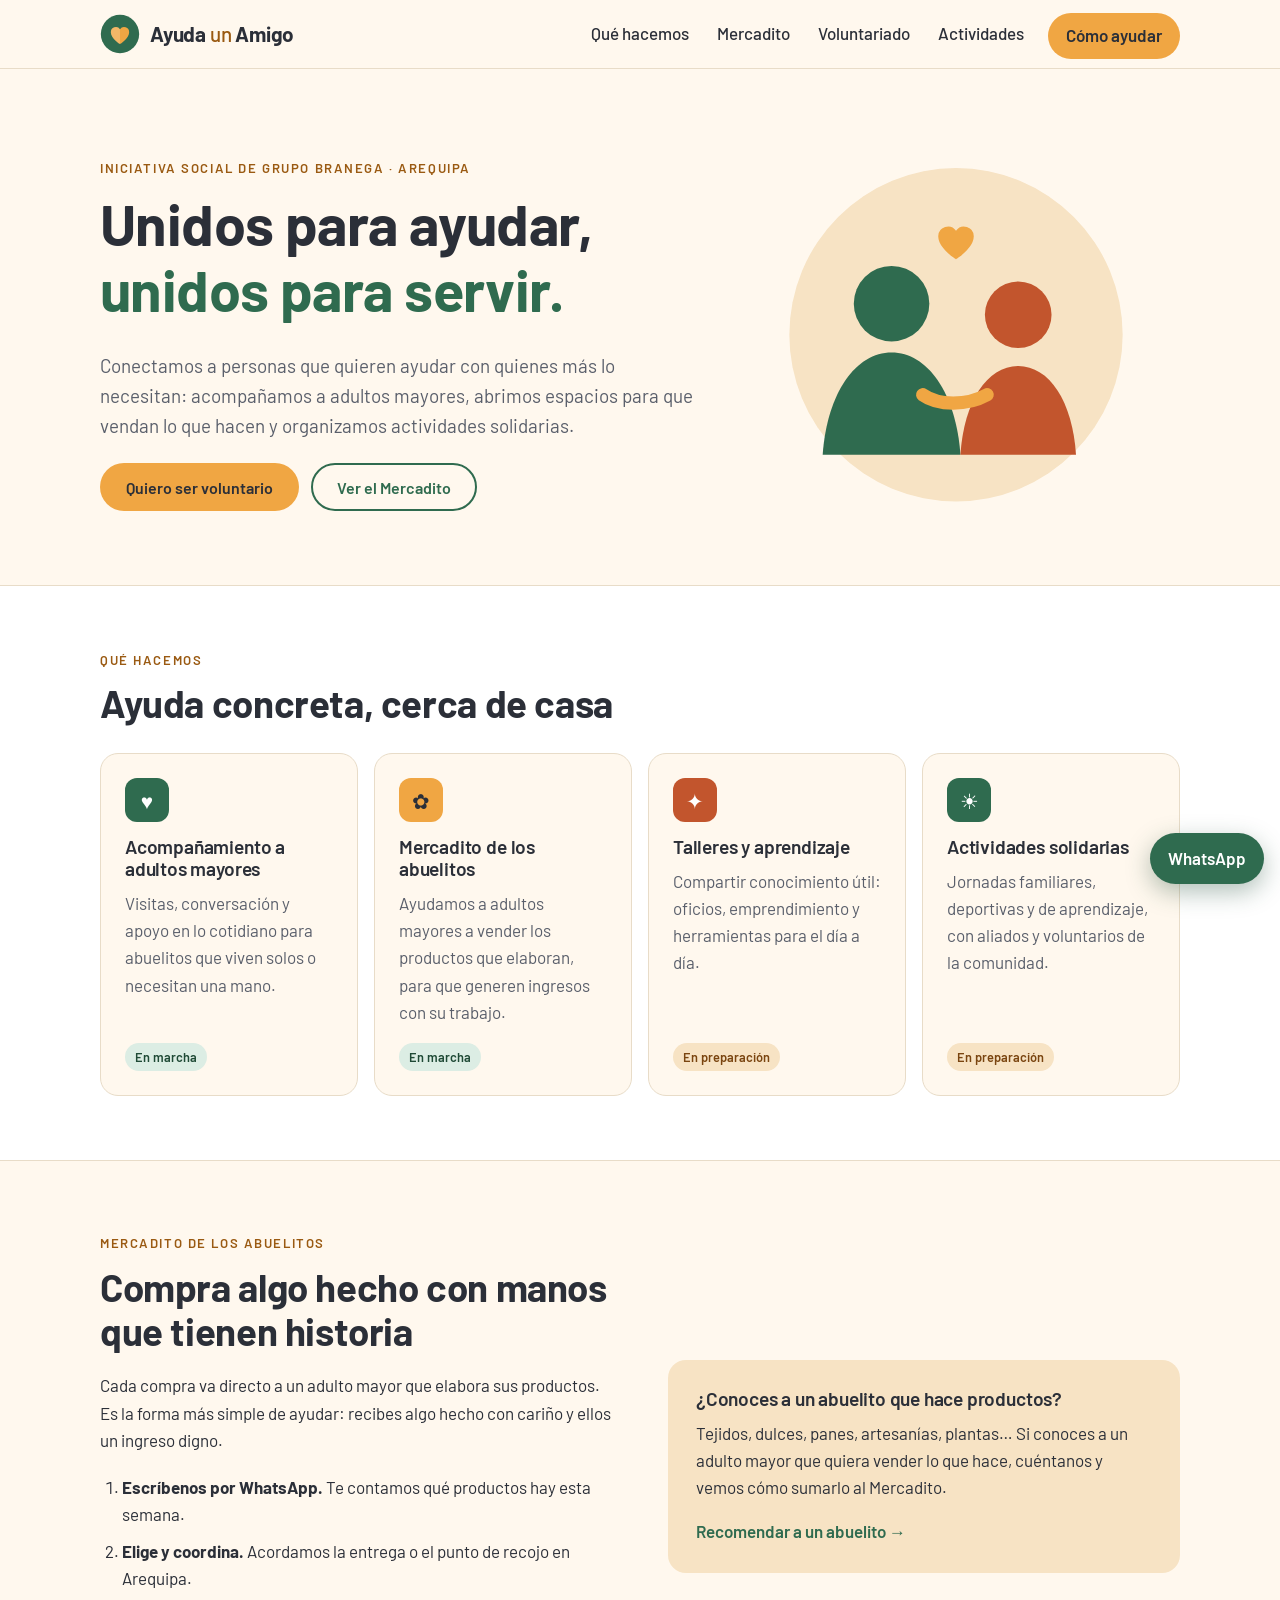
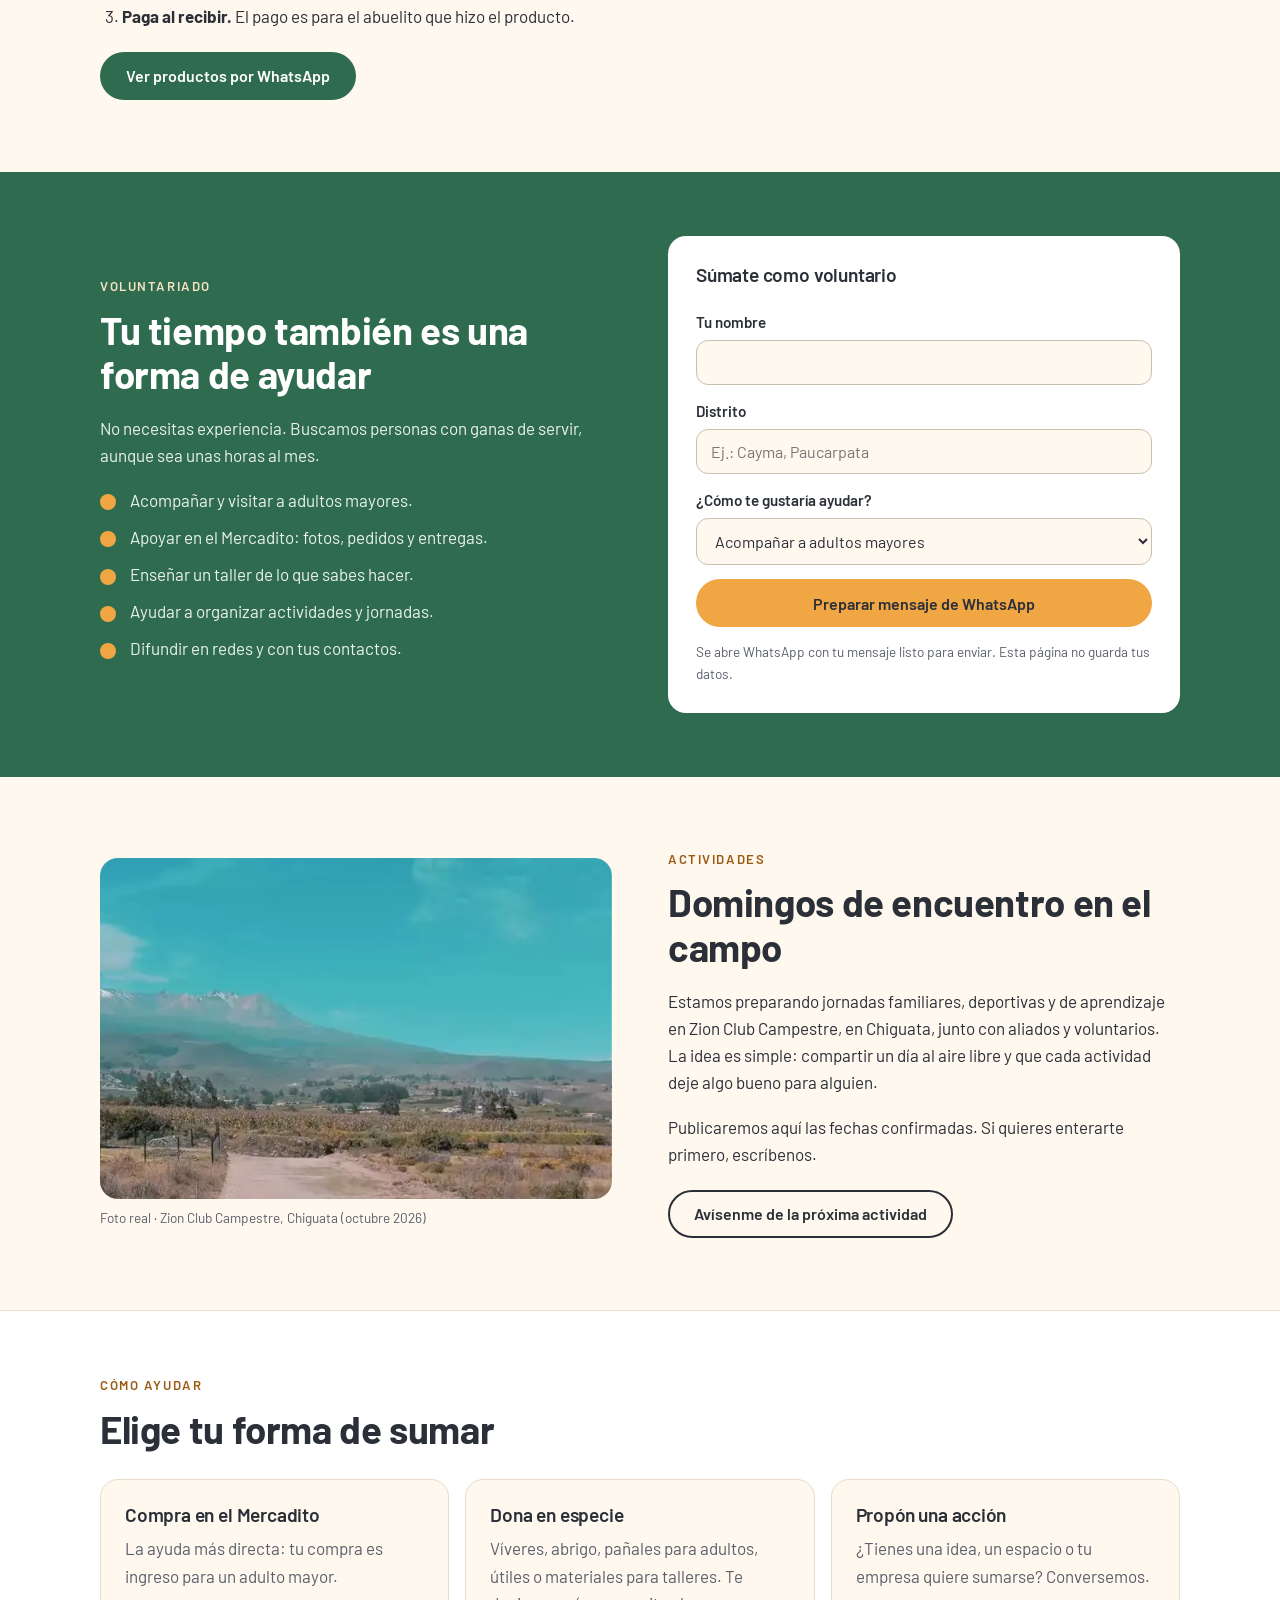
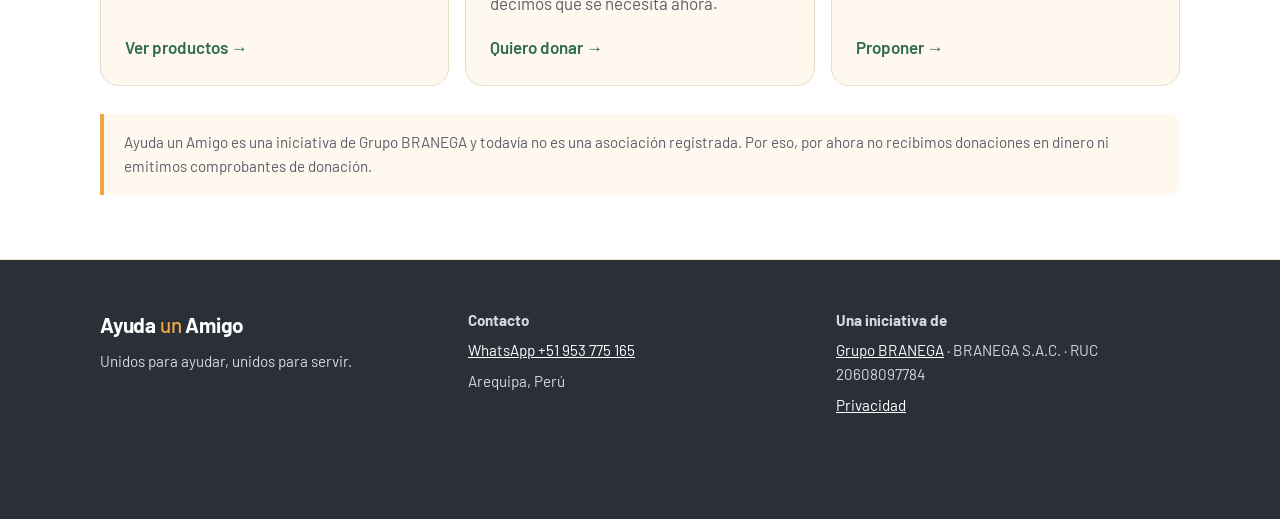
<file: index.html>
<!doctype html>
<html lang="es-PE">
<head>
<meta charset="utf-8">
<meta name="viewport" content="width=device-width, initial-scale=1">
<title>Ayuda un Amigo | Unidos para ayudar, unidos para servir · Arequipa</title>
<meta name="description" content="Ayuda un Amigo es la iniciativa social de Grupo BRANEGA en Arequipa: acompañamiento a adultos mayores, Mercadito de los abuelitos, voluntariado y actividades solidarias.">
<link rel="canonical" href="https://ayudaunamigo.com/">
<meta property="og:type" content="website">
<meta property="og:title" content="Ayuda un Amigo · Unidos para ayudar, unidos para servir">
<meta property="og:description" content="Iniciativa social de Grupo BRANEGA en Arequipa. Súmate como voluntario, compra en el Mercadito o propone una acción solidaria.">
<meta property="og:url" content="https://ayudaunamigo.com/">
<meta property="og:locale" content="es_PE">
<meta name="theme-color" content="#2F6B4F">
<link rel="icon" href="favicon.svg" type="image/svg+xml">
<link rel="preload" href="assets/fonts/barlow-700.woff2" as="font" type="font/woff2" crossorigin>
<link rel="stylesheet" href="styles.css">
<script type="application/ld+json">
{"@context":"https://schema.org","@type":"Organization","name":"Ayuda un Amigo","url":"https://ayudaunamigo.com/","slogan":"Unidos para ayudar, unidos para servir","areaServed":"Arequipa, Perú","parentOrganization":{"@type":"Organization","name":"BRANEGA S.A.C.","url":"https://branega.com/"},"contactPoint":{"@type":"ContactPoint","telephone":"+51 953 775 165","contactType":"customer support","availableLanguage":"es"}}
</script>
</head>
<body>
<a class="skip" href="#contenido">Saltar al contenido</a>

<header class="top">
  <div class="wrap top-in">
    <a class="brand" href="#inicio" aria-label="Ayuda un Amigo, inicio">
      <svg class="mark" viewBox="0 0 48 48" aria-hidden="true"><circle cx="24" cy="24" r="23" fill="#2F6B4F"/><path d="M24 36s-11-6.6-11-14.2A6 6 0 0 1 24 18.4a6 6 0 0 1 11 3.4C35 29.4 24 36 24 36z" fill="#F0A643"/><path d="M24 18.4v17.6s-11-6.6-11-14.2a6 6 0 0 1 11-3.4z" fill="#FFF8EE" opacity=".22"/></svg>
      <span class="brand-txt">Ayuda <em>un</em> Amigo</span>
    </a>
    <nav class="nav-desk" aria-label="Principal">
      <a href="#que-hacemos">Qué hacemos</a>
      <a href="#mercadito">Mercadito</a>
      <a href="#voluntariado">Voluntariado</a>
      <a href="#actividades">Actividades</a>
      <a class="nav-cta" href="#ayudar">Cómo ayudar</a>
    </nav>
    <details class="nav">
      <summary>Menú</summary>
      <nav aria-label="Principal (móvil)">
        <a href="#que-hacemos">Qué hacemos</a>
        <a href="#mercadito">Mercadito</a>
        <a href="#voluntariado">Voluntariado</a>
        <a href="#actividades">Actividades</a>
        <a class="nav-cta" href="#ayudar">Cómo ayudar</a>
      </nav>
    </details>
  </div>
</header>

<main id="contenido">

<section class="hero" id="inicio">
  <div class="wrap hero-in">
    <div class="hero-txt">
      <p class="eyebrow">Iniciativa social de Grupo BRANEGA · Arequipa</p>
      <h1>Unidos para ayudar, <span>unidos para servir.</span></h1>
      <p class="lead">Conectamos a personas que quieren ayudar con quienes más lo necesitan: acompañamos a adultos mayores, abrimos espacios para que vendan lo que hacen y organizamos actividades solidarias.</p>
      <div class="actions">
        <a class="btn btn-sun" href="https://wa.me/51953775165?text=Hola%2C%20quiero%20ser%20voluntario%20en%20Ayuda%20un%20Amigo.%20%C2%BFC%C3%B3mo%20puedo%20empezar%3F" target="_blank" rel="noopener noreferrer">Quiero ser voluntario</a>
        <a class="btn btn-line" href="#mercadito">Ver el Mercadito</a>
      </div>
    </div>
    <div class="hero-art" aria-hidden="true">
      <svg viewBox="0 0 360 320">
        <circle cx="180" cy="160" r="150" fill="#F7E3C4"/>
        <circle cx="122" cy="132" r="34" fill="#2F6B4F"/>
        <path d="M60 268c4-56 30-92 62-92s58 36 62 92z" fill="#2F6B4F"/>
        <circle cx="236" cy="142" r="30" fill="#C2552D"/>
        <path d="M184 268c3-48 24-80 52-80s49 32 52 80z" fill="#C2552D"/>
        <path d="M150 214c14 10 40 10 58 0" stroke="#F0A643" stroke-width="12" stroke-linecap="round" fill="none"/>
        <path d="M180 92s-16-9.6-16-20.6a8.8 8.8 0 0 1 16-5 8.8 8.8 0 0 1 16 5C196 82.4 180 92 180 92z" fill="#F0A643"/>
      </svg>
    </div>
  </div>
</section>

<section class="band" id="que-hacemos">
  <div class="wrap">
    <p class="eyebrow">Qué hacemos</p>
    <h2>Ayuda concreta, cerca de casa</h2>
    <div class="cards">
      <article class="card">
        <span class="ico ico-green" aria-hidden="true">♥</span>
        <h3>Acompañamiento a adultos mayores</h3>
        <p>Visitas, conversación y apoyo en lo cotidiano para abuelitos que viven solos o necesitan una mano.</p>
        <p class="tag tag-on">En marcha</p>
      </article>
      <article class="card">
        <span class="ico ico-sun" aria-hidden="true">✿</span>
        <h3>Mercadito de los abuelitos</h3>
        <p>Ayudamos a adultos mayores a vender los productos que elaboran, para que generen ingresos con su trabajo.</p>
        <p class="tag tag-on">En marcha</p>
      </article>
      <article class="card">
        <span class="ico ico-clay" aria-hidden="true">✦</span>
        <h3>Talleres y aprendizaje</h3>
        <p>Compartir conocimiento útil: oficios, emprendimiento y herramientas para el día a día.</p>
        <p class="tag">En preparación</p>
      </article>
      <article class="card">
        <span class="ico ico-green" aria-hidden="true">☀</span>
        <h3>Actividades solidarias</h3>
        <p>Jornadas familiares, deportivas y de aprendizaje, con aliados y voluntarios de la comunidad.</p>
        <p class="tag">En preparación</p>
      </article>
    </div>
  </div>
</section>

<section class="split" id="mercadito">
  <div class="wrap split-in">
    <div>
      <p class="eyebrow">Mercadito de los abuelitos</p>
      <h2>Compra algo hecho con manos que tienen historia</h2>
      <p>Cada compra va directo a un adulto mayor que elabora sus productos. Es la forma más simple de ayudar: recibes algo hecho con cariño y ellos un ingreso digno.</p>
      <ol class="steps">
        <li><strong>Escríbenos por WhatsApp.</strong> Te contamos qué productos hay esta semana.</li>
        <li><strong>Elige y coordina.</strong> Acordamos la entrega o el punto de recojo en Arequipa.</li>
        <li><strong>Paga al recibir.</strong> El pago es para el abuelito que hizo el producto.</li>
      </ol>
      <div class="actions">
        <a class="btn btn-green" href="https://wa.me/51953775165?text=Hola%2C%20quiero%20ver%20los%20productos%20del%20Mercadito%20de%20Ayuda%20un%20Amigo.%20%C2%BFQu%C3%A9%20hay%20disponible%20esta%20semana%3F" target="_blank" rel="noopener noreferrer">Ver productos por WhatsApp</a>
      </div>
    </div>
    <aside class="note-card">
      <h3>¿Conoces a un abuelito que hace productos?</h3>
      <p>Tejidos, dulces, panes, artesanías, plantas… Si conoces a un adulto mayor que quiera vender lo que hace, cuéntanos y vemos cómo sumarlo al Mercadito.</p>
      <a class="link" href="https://wa.me/51953775165?text=Hola%2C%20conozco%20a%20un%20adulto%20mayor%20que%20hace%20productos%20y%20podr%C3%ADa%20vender%20en%20el%20Mercadito%20de%20Ayuda%20un%20Amigo." target="_blank" rel="noopener noreferrer">Recomendar a un abuelito →</a>
    </aside>
  </div>
</section>

<section class="band band-green" id="voluntariado">
  <div class="wrap split-in">
    <div>
      <p class="eyebrow">Voluntariado</p>
      <h2>Tu tiempo también es una forma de ayudar</h2>
      <p>No necesitas experiencia. Buscamos personas con ganas de servir, aunque sea unas horas al mes.</p>
      <ul class="ticks">
        <li>Acompañar y visitar a adultos mayores.</li>
        <li>Apoyar en el Mercadito: fotos, pedidos y entregas.</li>
        <li>Enseñar un taller de lo que sabes hacer.</li>
        <li>Ayudar a organizar actividades y jornadas.</li>
        <li>Difundir en redes y con tus contactos.</li>
      </ul>
    </div>
    <form class="form" id="form-vol" novalidate>
      <h3>Súmate como voluntario</h3>
      <label>Tu nombre<input name="nombre" autocomplete="given-name" required></label>
      <label>Distrito<input name="distrito" autocomplete="address-level3" placeholder="Ej.: Cayma, Paucarpata"></label>
      <label>¿Cómo te gustaría ayudar?
        <select name="como">
          <option>Acompañar a adultos mayores</option>
          <option>Apoyar en el Mercadito</option>
          <option>Enseñar un taller</option>
          <option>Organizar actividades</option>
          <option>Difundir</option>
          <option>Todavía no sé, quiero conversar</option>
        </select>
      </label>
      <p class="form-err" id="vol-err" hidden>Escribe tu nombre para preparar el mensaje.</p>
      <button class="btn btn-sun" type="submit">Preparar mensaje de WhatsApp</button>
      <p class="fine">Se abre WhatsApp con tu mensaje listo para enviar. Esta página no guarda tus datos. <noscript>Sin JavaScript, escríbenos directo al <a href="https://wa.me/51953775165?text=Hola%2C%20quiero%20ser%20voluntario%20en%20Ayuda%20un%20Amigo.%20%C2%BFC%C3%B3mo%20puedo%20empezar%3F">WhatsApp +51 953 775 165</a>.</noscript></p>
    </form>
  </div>
</section>

<section class="split" id="actividades">
  <div class="wrap split-in">
    <figure class="photo">
      <img src="assets/img/zion-camino-volcan.webp" srcset="assets/img/zion-camino-volcan-640.webp 640w, assets/img/zion-camino-volcan.webp 1080w" sizes="(max-width: 800px) 100vw, 50vw" width="1080" height="720" loading="lazy" alt="Camino de tierra en Zion Club Campestre con los volcanes de Arequipa al fondo">
      <figcaption>Foto real · Zion Club Campestre, Chiguata (octubre 2026)</figcaption>
    </figure>
    <div>
      <p class="eyebrow">Actividades</p>
      <h2>Domingos de encuentro en el campo</h2>
      <p>Estamos preparando jornadas familiares, deportivas y de aprendizaje en Zion Club Campestre, en Chiguata, junto con aliados y voluntarios. La idea es simple: compartir un día al aire libre y que cada actividad deje algo bueno para alguien.</p>
      <p>Publicaremos aquí las fechas confirmadas. Si quieres enterarte primero, escríbenos.</p>
      <div class="actions">
        <a class="btn btn-line-dark" href="https://wa.me/51953775165?text=Hola%2C%20quiero%20enterarme%20de%20las%20pr%C3%B3ximas%20actividades%20de%20Ayuda%20un%20Amigo." target="_blank" rel="noopener noreferrer">Avísenme de la próxima actividad</a>
      </div>
    </div>
  </div>
</section>

<section class="band" id="ayudar">
  <div class="wrap">
    <p class="eyebrow">Cómo ayudar</p>
    <h2>Elige tu forma de sumar</h2>
    <div class="cards cards-3">
      <article class="card card-cta">
        <h3>Compra en el Mercadito</h3>
        <p>La ayuda más directa: tu compra es ingreso para un adulto mayor.</p>
        <a class="link" href="https://wa.me/51953775165?text=Hola%2C%20quiero%20ver%20los%20productos%20del%20Mercadito%20de%20Ayuda%20un%20Amigo.%20%C2%BFQu%C3%A9%20hay%20disponible%20esta%20semana%3F" target="_blank" rel="noopener noreferrer">Ver productos →</a>
      </article>
      <article class="card card-cta">
        <h3>Dona en especie</h3>
        <p>Víveres, abrigo, pañales para adultos, útiles o materiales para talleres. Te decimos qué se necesita ahora.</p>
        <a class="link" href="https://wa.me/51953775165?text=Hola%2C%20quiero%20donar%20en%20especie%20a%20Ayuda%20un%20Amigo.%20%C2%BFQu%C3%A9%20necesitan%20ahora%3F" target="_blank" rel="noopener noreferrer">Quiero donar →</a>
      </article>
      <article class="card card-cta">
        <h3>Propón una acción</h3>
        <p>¿Tienes una idea, un espacio o tu empresa quiere sumarse? Conversemos.</p>
        <a class="link" href="https://wa.me/51953775165?text=Hola%2C%20quiero%20proponer%20una%20acci%C3%B3n%20solidaria%20para%20Ayuda%20un%20Amigo." target="_blank" rel="noopener noreferrer">Proponer →</a>
      </article>
    </div>
    <p class="honest">Ayuda un Amigo es una iniciativa de Grupo BRANEGA y todavía no es una asociación registrada. Por eso, por ahora no recibimos donaciones en dinero ni emitimos comprobantes de donación.</p>
  </div>
</section>

</main>

<footer class="foot">
  <div class="wrap foot-in">
    <div>
      <p class="brand-txt foot-brand">Ayuda <em>un</em> Amigo</p>
      <p>Unidos para ayudar, unidos para servir.</p>
    </div>
    <div>
      <p><strong>Contacto</strong></p>
      <p><a href="https://wa.me/51953775165?text=Hola%2C%20quiero%20saber%20m%C3%A1s%20sobre%20Ayuda%20un%20Amigo." target="_blank" rel="noopener noreferrer">WhatsApp +51 953 775 165</a></p>
      <p>Arequipa, Perú</p>
    </div>
    <div>
      <p><strong>Una iniciativa de</strong></p>
      <p><a href="https://branega.com/">Grupo BRANEGA</a> · BRANEGA S.A.C. · RUC 20608097784</p>
      <p><a href="privacidad.html">Privacidad</a></p>
    </div>
  </div>
</footer>

<a class="wa-float" href="https://wa.me/51953775165?text=Hola%2C%20quiero%20saber%20m%C3%A1s%20sobre%20Ayuda%20un%20Amigo." target="_blank" rel="noopener noreferrer">WhatsApp</a>
<script src="app.js" defer></script>
</body>
</html>
</file>
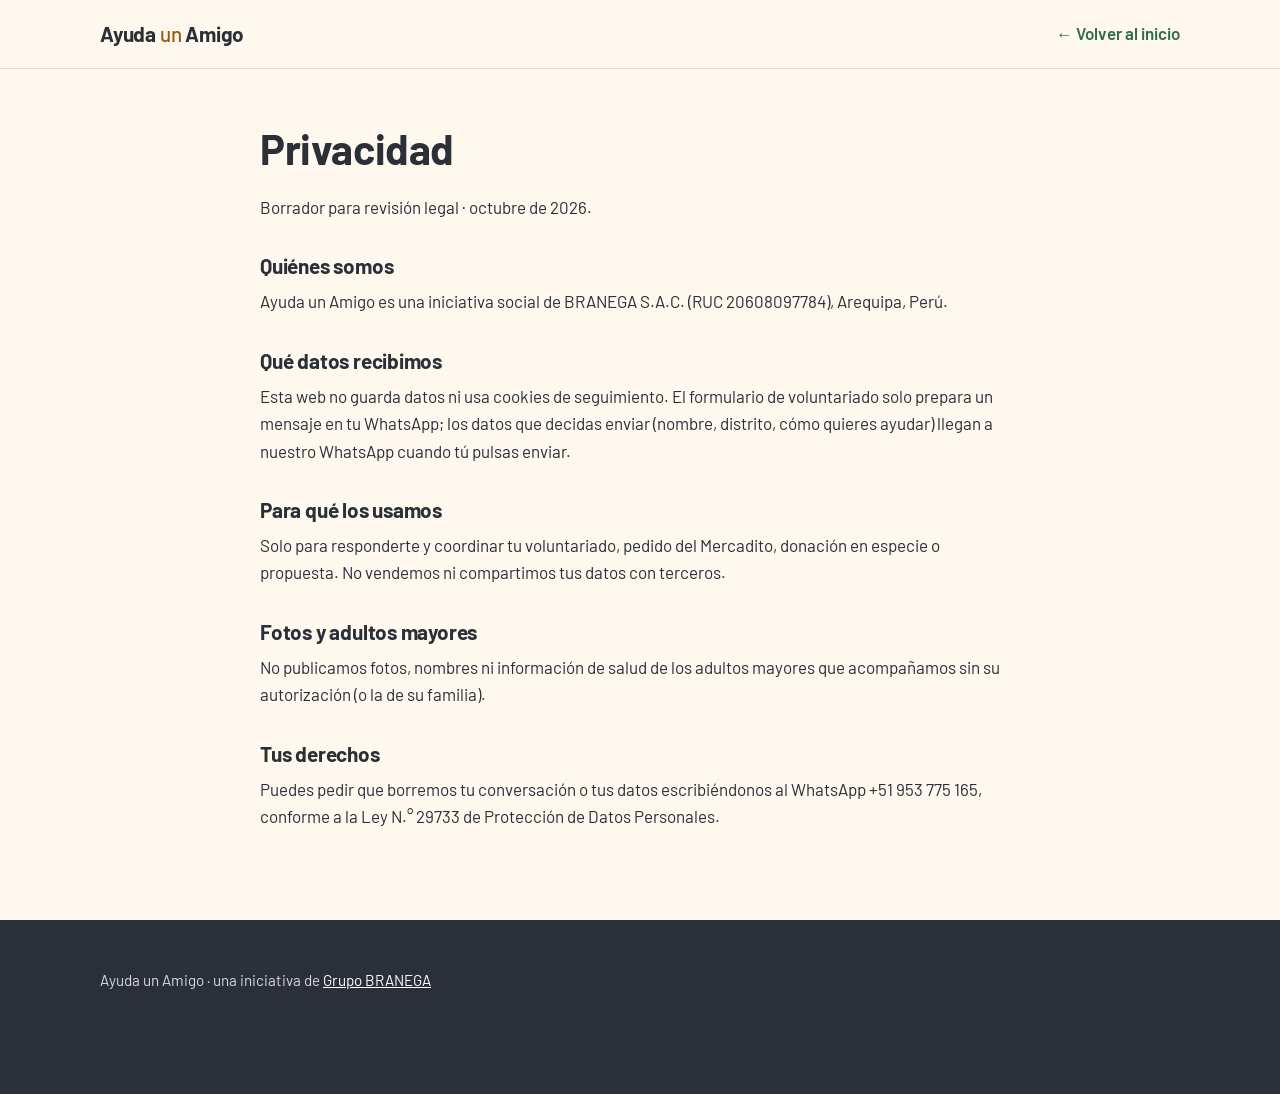
<file: privacidad.html>
<!doctype html>
<html lang="es-PE">
<head>
<meta charset="utf-8">
<meta name="viewport" content="width=device-width, initial-scale=1">
<title>Privacidad | Ayuda un Amigo</title>
<meta name="description" content="Cómo trata Ayuda un Amigo la información de quienes nos contactan.">
<link rel="canonical" href="https://ayudaunamigo.com/privacidad.html">
<link rel="icon" href="favicon.svg" type="image/svg+xml">
<link rel="stylesheet" href="styles.css">
</head>
<body>
<header class="top"><div class="wrap top-in"><a class="brand" href="./"><span class="brand-txt">Ayuda <em>un</em> Amigo</span></a><a class="link" href="./">← Volver al inicio</a></div></header>
<main class="wrap page">
  <h1>Privacidad</h1>
  <p>Borrador para revisión legal · octubre de 2026.</p>
  <h2>Quiénes somos</h2>
  <p>Ayuda un Amigo es una iniciativa social de BRANEGA S.A.C. (RUC 20608097784), Arequipa, Perú.</p>
  <h2>Qué datos recibimos</h2>
  <p>Esta web no guarda datos ni usa cookies de seguimiento. El formulario de voluntariado solo prepara un mensaje en tu WhatsApp; los datos que decidas enviar (nombre, distrito, cómo quieres ayudar) llegan a nuestro WhatsApp cuando tú pulsas enviar.</p>
  <h2>Para qué los usamos</h2>
  <p>Solo para responderte y coordinar tu voluntariado, pedido del Mercadito, donación en especie o propuesta. No vendemos ni compartimos tus datos con terceros.</p>
  <h2>Fotos y adultos mayores</h2>
  <p>No publicamos fotos, nombres ni información de salud de los adultos mayores que acompañamos sin su autorización (o la de su familia).</p>
  <h2>Tus derechos</h2>
  <p>Puedes pedir que borremos tu conversación o tus datos escribiéndonos al WhatsApp +51 953 775 165, conforme a la Ley N.° 29733 de Protección de Datos Personales.</p>
</main>
<footer class="foot"><div class="wrap"><p>Ayuda un Amigo · una iniciativa de <a href="https://branega.com/">Grupo BRANEGA</a></p></div></footer>
</body>
</html>
</file>
<file: styles.css>
@font-face{font-family:Barlow;font-weight:400;font-style:normal;font-display:swap;src:url(assets/fonts/barlow-400.woff2) format('woff2')}
@font-face{font-family:Barlow;font-weight:500;font-style:normal;font-display:swap;src:url(assets/fonts/barlow-500.woff2) format('woff2')}
@font-face{font-family:Barlow;font-weight:600;font-style:normal;font-display:swap;src:url(assets/fonts/barlow-600.woff2) format('woff2')}
@font-face{font-family:Barlow;font-weight:700;font-style:normal;font-display:swap;src:url(assets/fonts/barlow-700.woff2) format('woff2')}

:root{
  --ink:#2B2F38;
  --muted:#5A5F6B;
  --cream:#FFF8EE;
  --sand:#F7E3C4;
  --sun:#F0A643;
  --sun-text:#9A5A12;
  --green:#2F6B4F;
  --green-dark:#1F4A36;
  --clay:#C2552D;
  --line:#E8DCC8;
  --radius:18px;
}
*{box-sizing:border-box}
html{scroll-behavior:smooth}
@media (prefers-reduced-motion:reduce){html{scroll-behavior:auto}}
body{margin:0;background:var(--cream);color:var(--ink);font:400 17px/1.6 Barlow,Arial,sans-serif;-webkit-font-smoothing:antialiased}
img{max-width:100%;height:auto;display:block}
a{color:var(--green)}
h1,h2,h3{line-height:1.15;margin:0 0 .5em;letter-spacing:-.01em}
h1{font-size:clamp(2.2rem,6vw,3.6rem);font-weight:700}
h1 span{color:var(--green)}
h2{font-size:clamp(1.7rem,4vw,2.4rem);font-weight:700}
h3{font-size:1.2rem;font-weight:600}
p{margin:0 0 1em}
section[id]{scroll-margin-top:72px}
[hidden]{display:none!important}
.wrap{max-width:1120px;margin:0 auto;padding:0 20px}
.skip{position:absolute;left:-999px;top:8px;background:var(--ink);color:#fff;padding:8px 14px;border-radius:8px;z-index:20}
.skip:focus{left:12px}
:focus-visible{outline:3px solid var(--clay);outline-offset:3px}

.eyebrow{font-size:.82rem;font-weight:600;letter-spacing:.12em;text-transform:uppercase;color:var(--sun-text);margin-bottom:.8em}

/* Cabecera */
.top{position:sticky;top:0;z-index:10;background:rgba(255,248,238,.94);backdrop-filter:blur(8px);border-bottom:1px solid var(--line)}
.top-in{display:flex;align-items:center;justify-content:space-between;min-height:68px}
.brand{display:flex;align-items:center;gap:10px;text-decoration:none;color:var(--ink)}
.mark{width:40px;height:40px}
.brand-txt{font-weight:700;font-size:1.3rem;letter-spacing:-.01em}
.brand-txt em{font-style:normal;color:var(--sun-text);font-weight:500}
.nav summary{list-style:none;cursor:pointer;border:1px solid var(--line);border-radius:999px;padding:8px 16px;font-weight:600;background:#fff}
.nav summary::-webkit-details-marker{display:none}
.nav nav{position:absolute;right:20px;top:64px;background:#fff;border:1px solid var(--line);border-radius:14px;padding:10px;display:flex;flex-direction:column;min-width:220px;box-shadow:0 12px 30px rgba(43,47,56,.12)}
.nav nav a{padding:10px 12px;border-radius:10px;text-decoration:none;color:var(--ink);font-weight:500}
.nav nav a:hover{background:var(--cream)}
.nav-cta{background:var(--sun);color:var(--ink)!important;font-weight:600!important;text-align:center;margin-top:4px}
.nav-desk{display:none}
@media (min-width:900px){
  .nav{display:none}
  .nav-desk{display:flex;align-items:center;gap:4px}
  .nav-desk a{padding:8px 12px;border-radius:10px;text-decoration:none;color:var(--ink);font-weight:500}
  .nav-desk a:hover{background:#fff}
  .nav-desk .nav-cta{margin-left:8px;padding:9px 18px;border-radius:999px}
}

/* Botones */
.actions{display:flex;flex-wrap:wrap;gap:12px;margin-top:22px}
.btn{display:inline-flex;align-items:center;justify-content:center;min-height:48px;padding:12px 24px;border-radius:999px;font:600 1rem/1.2 Barlow,Arial,sans-serif;text-decoration:none;border:2px solid transparent;cursor:pointer;transition:transform .15s ease}
.btn:hover{transform:translateY(-1px)}
.btn-sun{background:var(--sun);color:var(--ink)}
.btn-green{background:var(--green);color:#fff}
.btn-line{border-color:var(--green);color:var(--green);background:transparent}
.btn-line-dark{border-color:var(--ink);color:var(--ink)}
.link{font-weight:600;text-decoration:none;color:var(--green)}
.link:hover{text-decoration:underline}

/* Portada */
.hero{padding:56px 0 40px}
.hero-in{display:grid;gap:28px;align-items:center}
.lead{font-size:1.18rem;color:var(--muted);max-width:36em}
.hero-art svg{width:100%;max-width:400px;margin:0 auto;display:block}
@media (min-width:860px){.hero{padding:88px 0 72px}.hero-in{grid-template-columns:1.15fr .85fr}}

/* Bandas y tarjetas */
.band{padding:64px 0;background:#fff;border-block:1px solid var(--line)}
.band-green{background:var(--green);color:#fff;border:0}
.band-green .eyebrow{color:var(--sand)}
.band-green p,.band-green li{color:#EAF2EE}
.cards{display:grid;gap:16px;margin-top:28px}
@media (min-width:640px){.cards{grid-template-columns:repeat(2,1fr)}}
@media (min-width:1000px){.cards{grid-template-columns:repeat(4,1fr)}.cards-3{grid-template-columns:repeat(3,1fr)}}
.card{background:var(--cream);border:1px solid var(--line);border-radius:var(--radius);padding:24px;display:flex;flex-direction:column}
.card p{color:var(--muted)}
.card-cta .link{margin-top:auto}
.ico{width:44px;height:44px;border-radius:12px;display:grid;place-items:center;font-size:1.3rem;margin-bottom:14px;color:#fff}
.ico-green{background:var(--green)}
.ico-sun{background:var(--sun);color:var(--ink)}
.ico-clay{background:var(--clay)}
.tag{margin:auto 0 0;align-self:flex-start;font-size:.8rem;font-weight:600;padding:4px 10px;border-radius:999px;background:var(--sand);color:#7A4510!important}
.tag-on{background:#DCEDE4;color:var(--green-dark)!important}

/* Secciones divididas */
.split{padding:72px 0}
.split-in{display:grid;gap:36px;align-items:center}
@media (min-width:860px){.split-in{grid-template-columns:1fr 1fr;gap:56px}}
.steps{padding-left:1.3em;margin:20px 0 0}
.steps li{margin-bottom:10px}
.ticks{list-style:none;padding:0;margin:16px 0 0}
.ticks li{padding-left:30px;position:relative;margin-bottom:10px}
.ticks li::before{content:"";position:absolute;left:0;top:.45em;width:16px;height:16px;border-radius:50%;background:var(--sun)}
.note-card{background:var(--sand);border-radius:var(--radius);padding:28px}
.note-card p{color:var(--ink)}
.photo{margin:0}
.photo img{border-radius:var(--radius);aspect-ratio:3/2;object-fit:cover;width:100%}
.photo figcaption{font-size:.85rem;color:var(--muted);margin-top:8px}

/* Formulario */
.form{background:#fff;color:var(--ink);border-radius:var(--radius);padding:28px;display:grid;gap:14px}
.form label{display:grid;gap:6px;font-weight:600;font-size:.95rem}
.form input,.form select{font:400 1rem Barlow,Arial,sans-serif;padding:12px 14px;border:1px solid #C9BFAE;border-radius:12px;background:var(--cream);color:var(--ink);width:100%}
.form .fine{font-size:.85rem;color:var(--muted)!important;margin:0}
.form-err{color:#A3341A!important;font-weight:600;margin:0}

.honest{margin:28px 0 0;padding:16px 20px;border-left:4px solid var(--sun);background:var(--cream);border-radius:0 12px 12px 0;color:var(--muted);font-size:.95rem}

/* Pie */
.foot{background:var(--ink);color:#D6D9DF;padding:48px 0 96px;font-size:.95rem}
.foot a{color:#fff}
.foot-in{display:grid;gap:24px}
@media (min-width:760px){.foot-in{grid-template-columns:repeat(3,1fr)}}
.foot p{margin:0 0 .4em}
.foot-brand{color:#fff}
.foot-brand em{color:var(--sun)}

.wa-float{position:fixed;right:16px;bottom:16px;z-index:9;background:var(--green);color:#fff;font-weight:600;text-decoration:none;padding:12px 18px;border-radius:999px;box-shadow:0 8px 24px rgba(31,74,54,.35)}

/* Páginas simples */
.page{padding:56px 0 72px;max-width:760px}
.page h1{font-size:clamp(1.9rem,5vw,2.6rem)}
.page h2{font-size:1.3rem;margin-top:1.6em}
</file>
